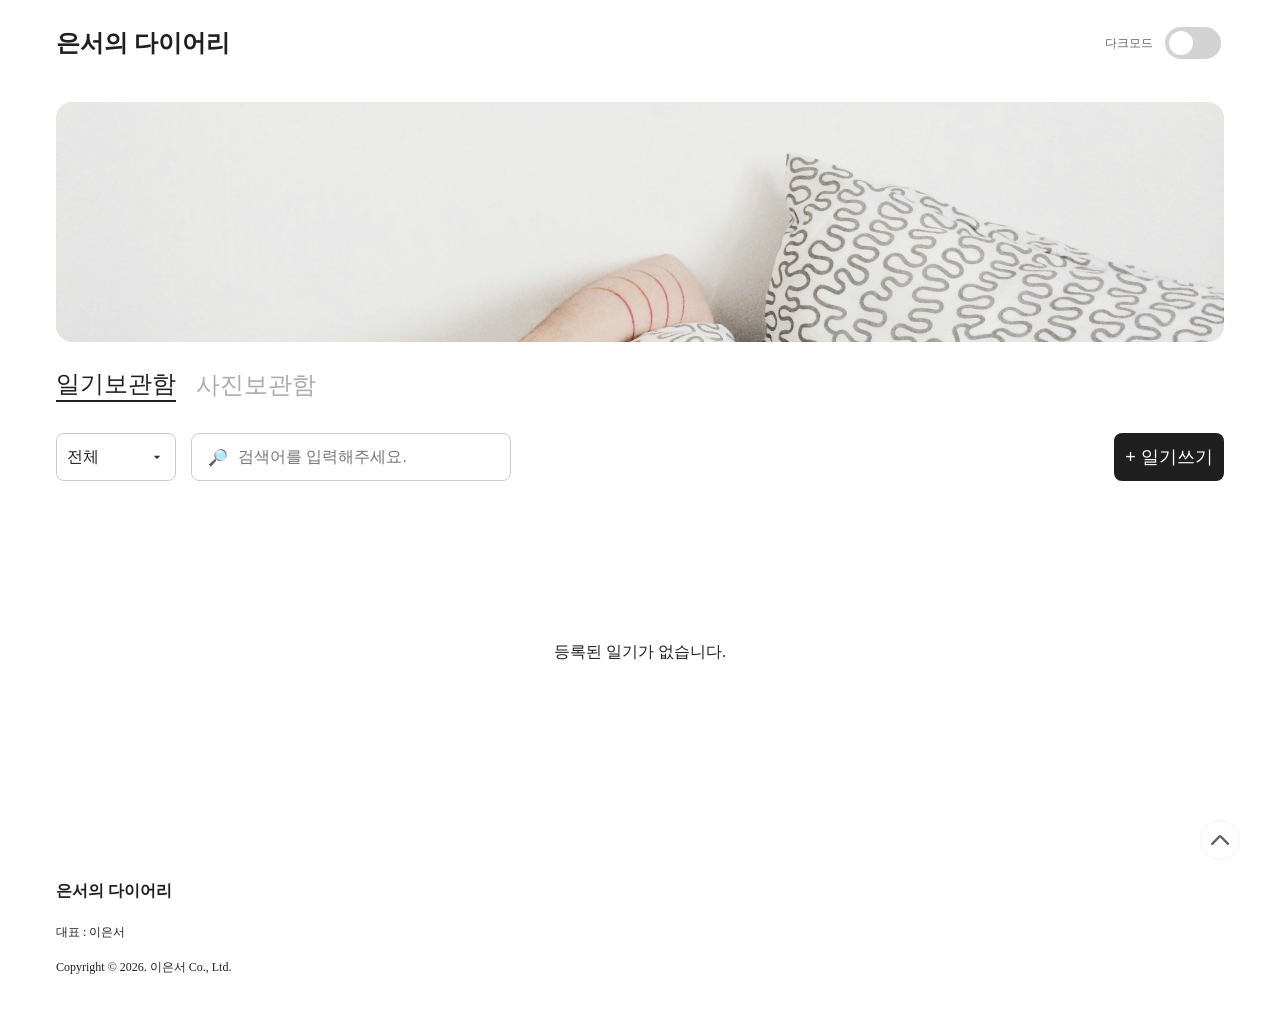
<file: index.html>
<!DOCTYPE html>
<html lang="ko">
<head>
    <meta charset="UTF-8">
    <meta name="viewport" content="width=device-width, initial-scale=1.0">
    <title>은서의 다이어리</title>

    <link rel="stylesheet" href="./index-style.css">
    <script src="./index-script.js" defer></script>
    <link rel="preconnect" href="https://fonts.googleapis.com">
    <link rel="preconnect" href="https://fonts.gstatic.com" crossorigin>
    <link href="https://fonts.googleapis.com/css2?family=Nanum+Gothic:wght@400;700;800&display=swap" rel="stylesheet">
</head>

<body>
<div class="container">
    <header class="main-header">
        <div class="main-header-top">
            <h2>
                <a href="./index.html">은서의 다이어리</a>
            </h2>
            <label class="dark-mode-area main-dark-mode-area">
                다크모드
                <input type="checkbox" class="dark-toggle main-dark-toggle">
            </label>
        </div>
        <img src="img/banner.jpg" alt="다이어리 배너">
    </header>

    <main>
        <section class="diary-section">
            <nav class="diary-banner" aria-label="보관함 메뉴">
                <p id="diary-album">일기보관함</p>
                <p id="photo-album">사진보관함</p>
            </nav>

            <div class="diary-header">
                <div class="filter-area">
                    <div class="emotion-dropdown">
                        <!-- 드롭다운 열기/닫기 -->
                        <input
                                type="checkbox"
                                id="emotion-dropdown-toggle"
                                class="emotion-dropdown-toggle"
                        >

                        <!-- 현재 선택값 -->
                        <label
                                for="emotion-dropdown-toggle"
                                id="emotion-dropdown-title"
                                class="emotion-dropdown-title"
                        >
                            <span id="selected-emotion-text">전체</span>
                            <img class="dropdown-arrow" src="./img/down_fill_light_m.svg" alt="">
                        </label>

                        <!-- 드롭다운 목록 -->
                        <ul class="emotion-dropdown-list">
                            <li>
                                <input
                                        type="radio"
                                        name="emotion-filter"
                                        id="emotion-all"
                                        value="all"
                                        checked
                                >
                                <label for="emotion-all">
                                    <span>전체</span>
                                    <img class="check-icon" src="./img/check_outline_light_xs.svg" alt="">
                                </label>
                            </li>

                            <li>
                                <input
                                        type="radio"
                                        name="emotion-filter"
                                        id="emotion-happy"
                                        value="happy"
                                >
                                <label for="emotion-happy">
                                    <span>행복해요</span>
                                    <img class="check-icon" src="./img/check_outline_light_xs.svg" alt="">
                                </label>
                            </li>

                            <li>
                                <input
                                        type="radio"
                                        name="emotion-filter"
                                        id="emotion-sad"
                                        value="sad"
                                >
                                <label for="emotion-sad">
                                    <span>슬퍼요</span>
                                    <img class="check-icon" src="./img/check_outline_light_xs.svg" alt="">
                                </label>
                            </li>

                            <li>
                                <input
                                        type="radio"
                                        name="emotion-filter"
                                        id="emotion-surprised"
                                        value="surprised"
                                >
                                <label for="emotion-surprised">
                                    <span>놀랐어요</span>
                                    <img class="check-icon" src="./img/check_outline_light_xs.svg" alt="">
                                </label>
                            </li>

                            <li>
                                <input
                                        type="radio"
                                        name="emotion-filter"
                                        id="emotion-angry"
                                        value="angry"
                                >
                                <label for="emotion-angry">
                                    <span>화나요</span>
                                    <img class="check-icon" src="./img/check_outline_light_xs.svg" alt="">
                                </label>
                            </li>

                            <li>
                                <input
                                        type="radio"
                                        name="emotion-filter"
                                        id="emotion-etc"
                                        value="etc"
                                >
                                <label for="emotion-etc">
                                    <span>기타</span>
                                    <img class="check-icon" src="./img/check_outline_light_xs.svg" alt="">
                                </label>
                            </li>
                        </ul>
                    </div>

                    <div class="filter-search-area">
                        <span aria-hidden="true">🔎</span>

                        <input
                                type="search"
                                id="search-input"
                                placeholder="검색어를 입력해주세요."
                                aria-label="일기 검색"
                        >
                    </div>

                    <div class="diary-navigator">
                        <button
                                type="button"
                                id="open-diary-modal-button"
                                class="tab"
                        >
                            + 일기쓰기
                        </button>
                    </div>
                </div>
            </div>

            <!-- 다이어리 목록 -->
            <div id="diary-list-area" class="diary-list"></div>
            <!-- 페이지네이션 -->
            <div id="pagination" class="pagination">
                <button id="pagination-prev-button" class="pagination-arrow pagination-prev" type="button">
                    <img id="pagination-prev-image" src="./img/rightdisabled_outline_light_m.svg" alt="">
                </button>

                <span id="pagination-number-area" class="pagination-number-area"></span>

                <button id="pagination-next-button" class="pagination-arrow pagination-next" type="button">
                    <img id="pagination-next-image" src="./img/rightdisabled_outline_light_m.svg" alt="">
                </button>
            </div>
        </section>

        <!-- 상단 이동 버튼 -->
        <button
                type="button"
                id="scroll-top-button"
                class="scroll-top-button"
                aria-label="맨 위로 이동"
        >
            <img
                    src="./img/up_outline_light_xl.svg"
                    width="40"
                    height="40"
                    alt=""
            >
        </button>
    </main>
</div>

<footer class="site-footer">
    <div class="site-footer-inner">
        <strong>은서의 다이어리</strong>
        <p>대표 : 이은서</p>
        <p>Copyright © 2026. 이은서 Co., Ltd.</p>
    </div>
</footer>

<!-- 일기 작성 모달 -->
<div
        id="diary-modal"
        class="form-grid"
        role="dialog"
        aria-modal="true"
        aria-labelledby="diary-modal-title"
        aria-hidden="true"
>
    <div class="form-panel">
        <form id="diary-form">
            <div class="form-fields">
                <div class="field">
                    <div class="modal-title">
                        <h3 id="diary-modal-title">일기 쓰기</h3>
                            <div class="dark-mode-area">
                                다크모드
                                <input type="checkbox" class="dark-toggle"/>
                            </div>
                    </div>
                    <label>오늘 기분은 어땠나요?</label>

                    <div class="mood-group">
                        <label class="mood-option">
                            <input
                                    type="radio"
                                    name="mood"
                                    value="행복"
                                    checked
                            >
                            행복해요
                        </label>

                        <label class="mood-option">
                            <input
                                    type="radio"
                                    name="mood"
                                    value="슬픔"
                            >
                            슬퍼요
                        </label>

                        <label class="mood-option">
                            <input
                                    type="radio"
                                    name="mood"
                                    value="놀램"
                            >
                            놀랐어요
                        </label>

                        <label class="mood-option">
                            <input
                                    type="radio"
                                    name="mood"
                                    value="화남"
                            >
                            화가나요
                        </label>

                        <label class="mood-option">
                            <input
                                    type="radio"
                                    name="mood"
                                    value="기타"
                            >
                            기타
                        </label>
                    </div>
                </div>

                <div class="field">
                    <label for="title-input">제목</label>

                    <input
                            id="title-input"
                            type="text"
                            placeholder="제목을 입력해 주세요."
                            required
                    >
                </div>

                <div class="field">
                    <label for="content-input">내용</label>

                    <textarea
                            id="content-input"
                            placeholder="내용을 입력해 주세요."
                            required
                    ></textarea>
                </div>
                <div class="btn">
                    <button
                            class="close-btn"
                            onclick="closeDiaryModal()"
                            type="button"
                    >
                        닫기
                    </button>
                        <button
                                class="form-btn"
                                id="submit-diary-button"
                                type="submit"
                        >
                            일기 등록하기
                        </button>
                </div>


            </div>
        </form>
    </div>

    <!-- 등록 완료 모달 -->
    <div id="success-diary-modal" class="success-modal">
        <div class="nesting-modal">
            <div class="nesting-modal-title">
                일기 등록 완료
            </div>
            <p>등록이 완료되었습니다.</p>
            <button id="close-submit-diary-button" type="button">
                확인
            </button>
        </div>
    </div>
</div>
</body>
</html>
</file>
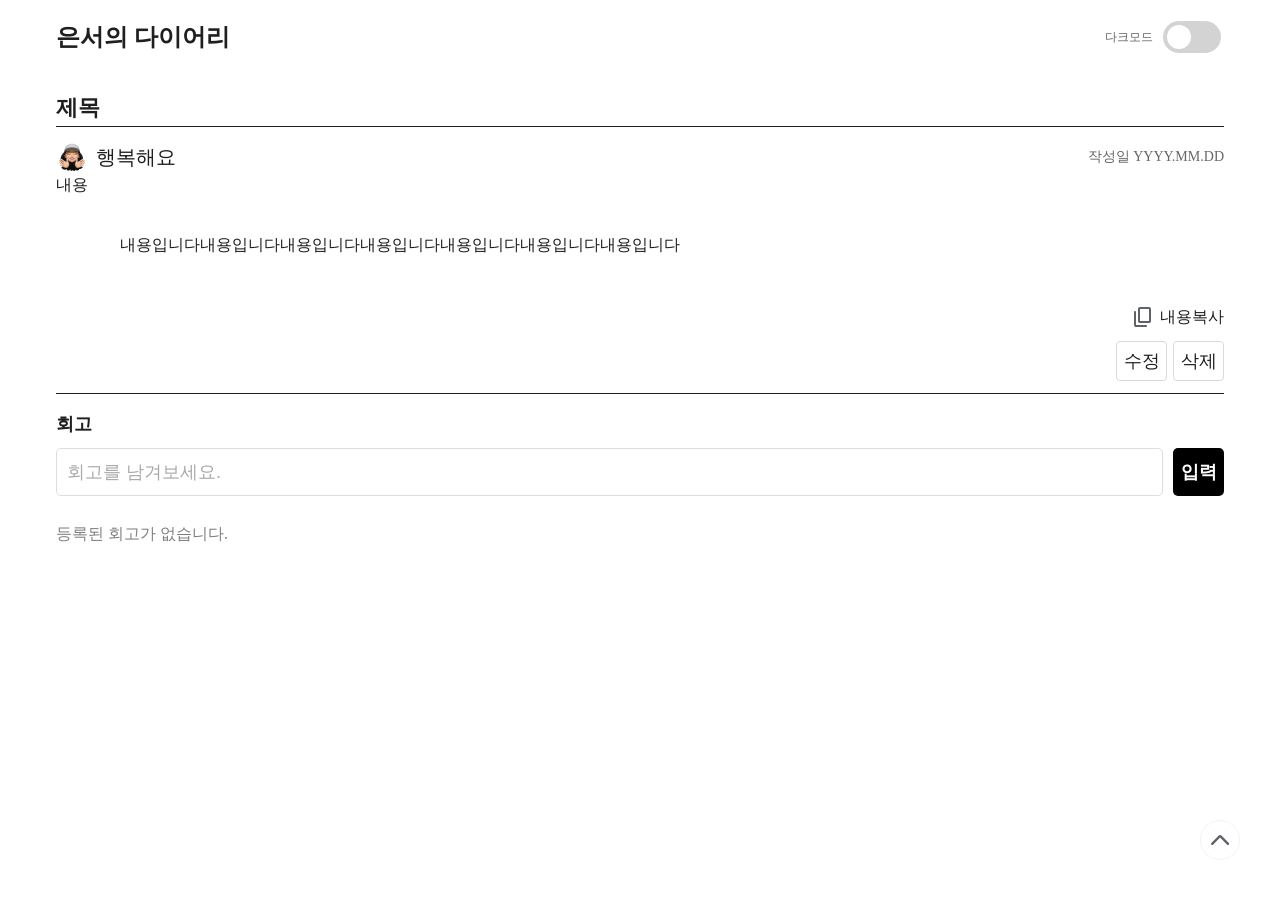
<file: diary-detail.html>
<!DOCTYPE html>
<html lang="ko">
<head>
    <meta charset="UTF-8">
    <meta name="viewport" content="width=device-width, initial-scale=1.0">
    <title>상세보기</title>
    <link rel="stylesheet" href="./detail-style.css">
    <script src="./detail-script.js" defer></script>
    <link rel="preconnect" href="https://fonts.googleapis.com">
    <link rel="preconnect" href="https://fonts.gstatic.com" crossorigin>
    <link href="https://fonts.googleapis.com/css2?family=Nanum+Gothic:wght@400;700;800&display=swap" rel="stylesheet">
</head>
<body>
    <main class="container">
        <header class="main-header">
            <h2>
                <a href="./index.html">은서의 다이어리</a>
            </h2>
            <label class="dark-mode-area">
                다크모드
                <input type="checkbox" class="dark-toggle">
            </label>
        </header>
        <section class="diary-dtail-area">
            <div id="diary-view-area">
            <!-- 타이틀 -->
            <div class="diary-detail-title">
                <div class="diary-title">제목</div>
            </div>
            <hr>
            <!-- 감정상태 -->
            <div class="emotion-state">
                <div class="mood-img"><img src="./img/happy.png" alt=""></div>
                <div class="mood-class">행복해요</div>
                <div class="diary-date">작성일 YYYY.MM.DD</div>
            </div>
            <span>내용</span>
            <div class="diary-content">
                내용입니다내용입니다내용입니다내용입니다내용입니다내용입니다내용입니다
            </div>
            <!-- 오른쪽 하단에 내용복사 -->
            <div class="action-area">
                <div class="content-copy">
                    <img class="content-copy-img" src="./img/copy_outline_light_m.svg" alt="">
                    내용복사
                </div>
                <div class="diary-detail-btn-area">
                    <button class="diary-detail-btn" id="diary-edit-btn" type="button">수정</button>
                    <button class="diary-detail-btn" id="diary-delete-btn">삭제</button>
                </div>
            </div>

            <hr>
            </div>

            <form id="diary-edit-form" class="diary-edit-form" hidden>
                <fieldset class="edit-mood-fieldset">
                    <legend>오늘 기분은 어땠나요?</legend>
                    <div class="edit-mood-group">
                        <label><input type="radio" name="edit-mood" value="행복"> 행복해요</label>
                        <label><input type="radio" name="edit-mood" value="슬픔"> 슬퍼요</label>
                        <label><input type="radio" name="edit-mood" value="놀램"> 놀랐어요</label>
                        <label><input type="radio" name="edit-mood" value="화남"> 화나요</label>
                        <label><input type="radio" name="edit-mood" value="기타"> 기타</label>
                    </div>
                </fieldset>

                <div class="edit-field">
                    <label for="edit-title-input">제목</label>
                    <input id="edit-title-input" type="text" required>
                </div>

                <div class="edit-field">
                    <label for="edit-content-input">내용</label>
                    <textarea id="edit-content-input" required></textarea>
                </div>

                <div class="edit-button-area">
                    <button id="cancel-edit-button" class="cancel-edit-button" type="button">취소</button>
                    <button class="submit-edit-button" type="submit">수정 하기</button>
                </div>
                <hr>
            </form>

            <p class="comment-title-area">회고</p>
            <div class="comment-area">
                <form id="comment-form" class="comment-area">
                    <input
                        id="comment-input"
                        type="text"
                        placeholder="회고를 남겨보세요."
                        required
                    >
                    <button
                        class="comment-btn"
                        id="comment-button"
                        type="submit"
                    >
                        입력
                    </button>
                </form>

            </div>
            <div class="comment-list" style="text-align: center; color:gray"> 등록된 회고가 없습니다. </div>
        </section>
    </main>
<!-- 토스트-->
    <div>
        <div class="copy-toast">
            내용이 복사되었습니다.
        </div>
        <!-- 모달 -->
        <div id="delete-modal" class="delete-modal">
            <div class="delete-modal-content">

                <div class="delete-modal-text-area">
                    <h3>일기 삭제</h3>
                    <p>일기를 삭제하시겠어요?</p>
                </div>

                <div class="delete-modal-button-area">
                    <button
                            type="button"
                            id="cancel-delete-button"
                    >
                        취소
                    </button>

                    <button
                            type="button"
                            id="confirm-delete-button"
                    >
                        삭제
                    </button>
                </div>

            </div>
        </div>
        <!-- 상단 이동 버튼 -->
        <button type="button" id="scroll-top-button" class="scroll-top-button" aria-label="맨 위로 이동">
            <img src="./img/up_outline_light_xl.svg" width="40" height="40" alt="">
        </button>
    </div>
</body>
</html>
</file>
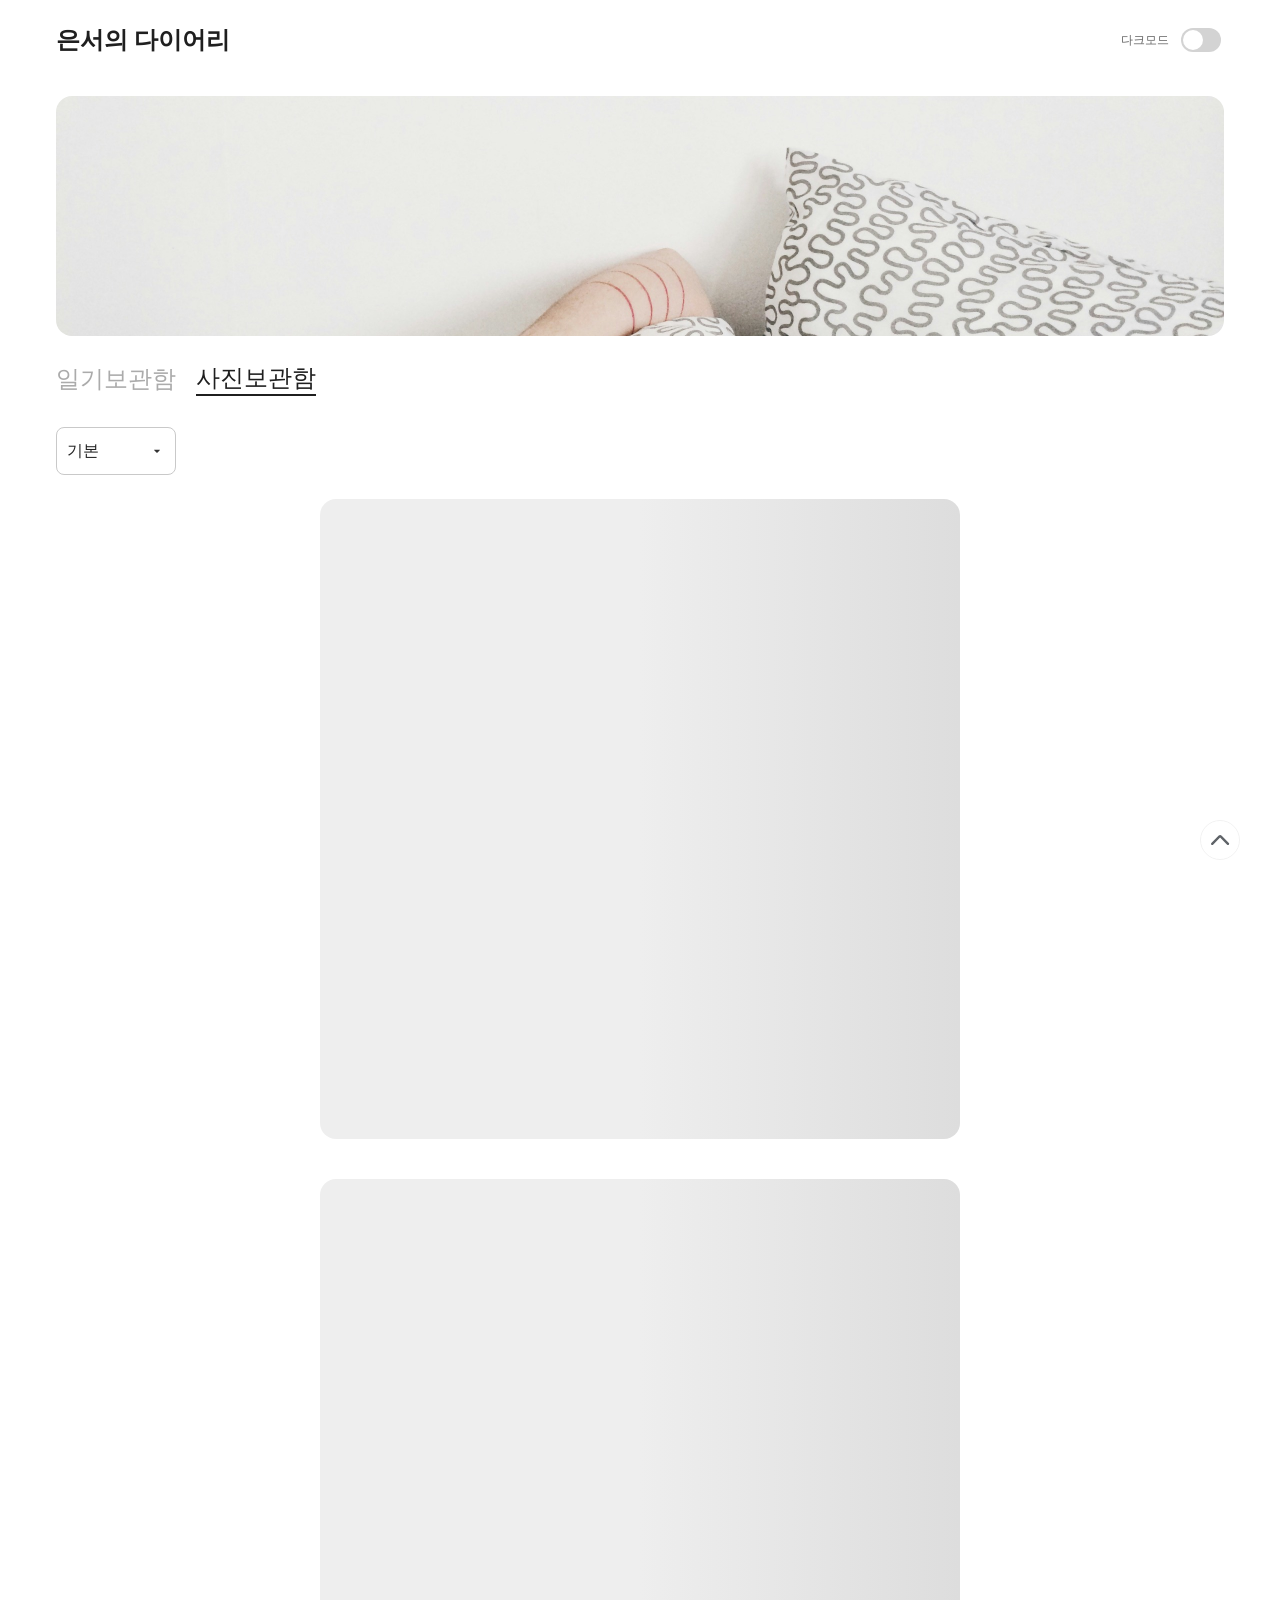
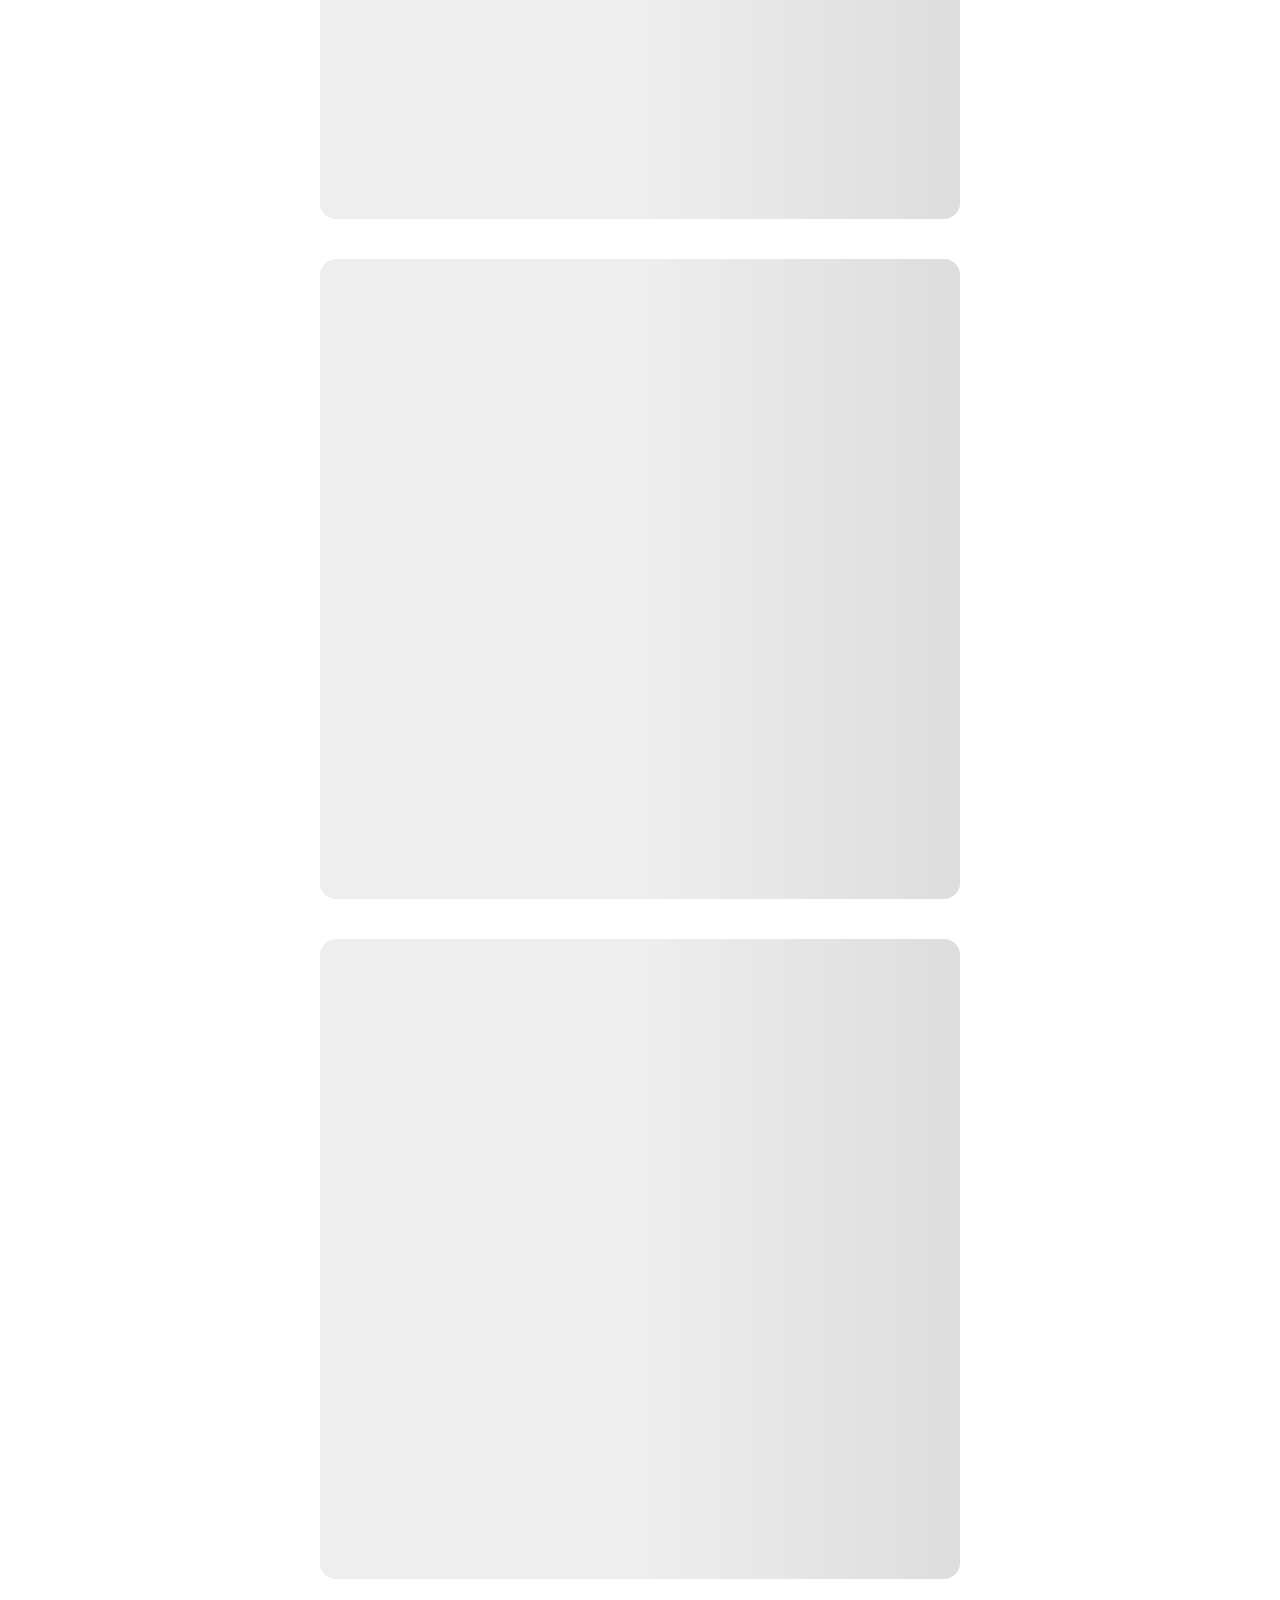
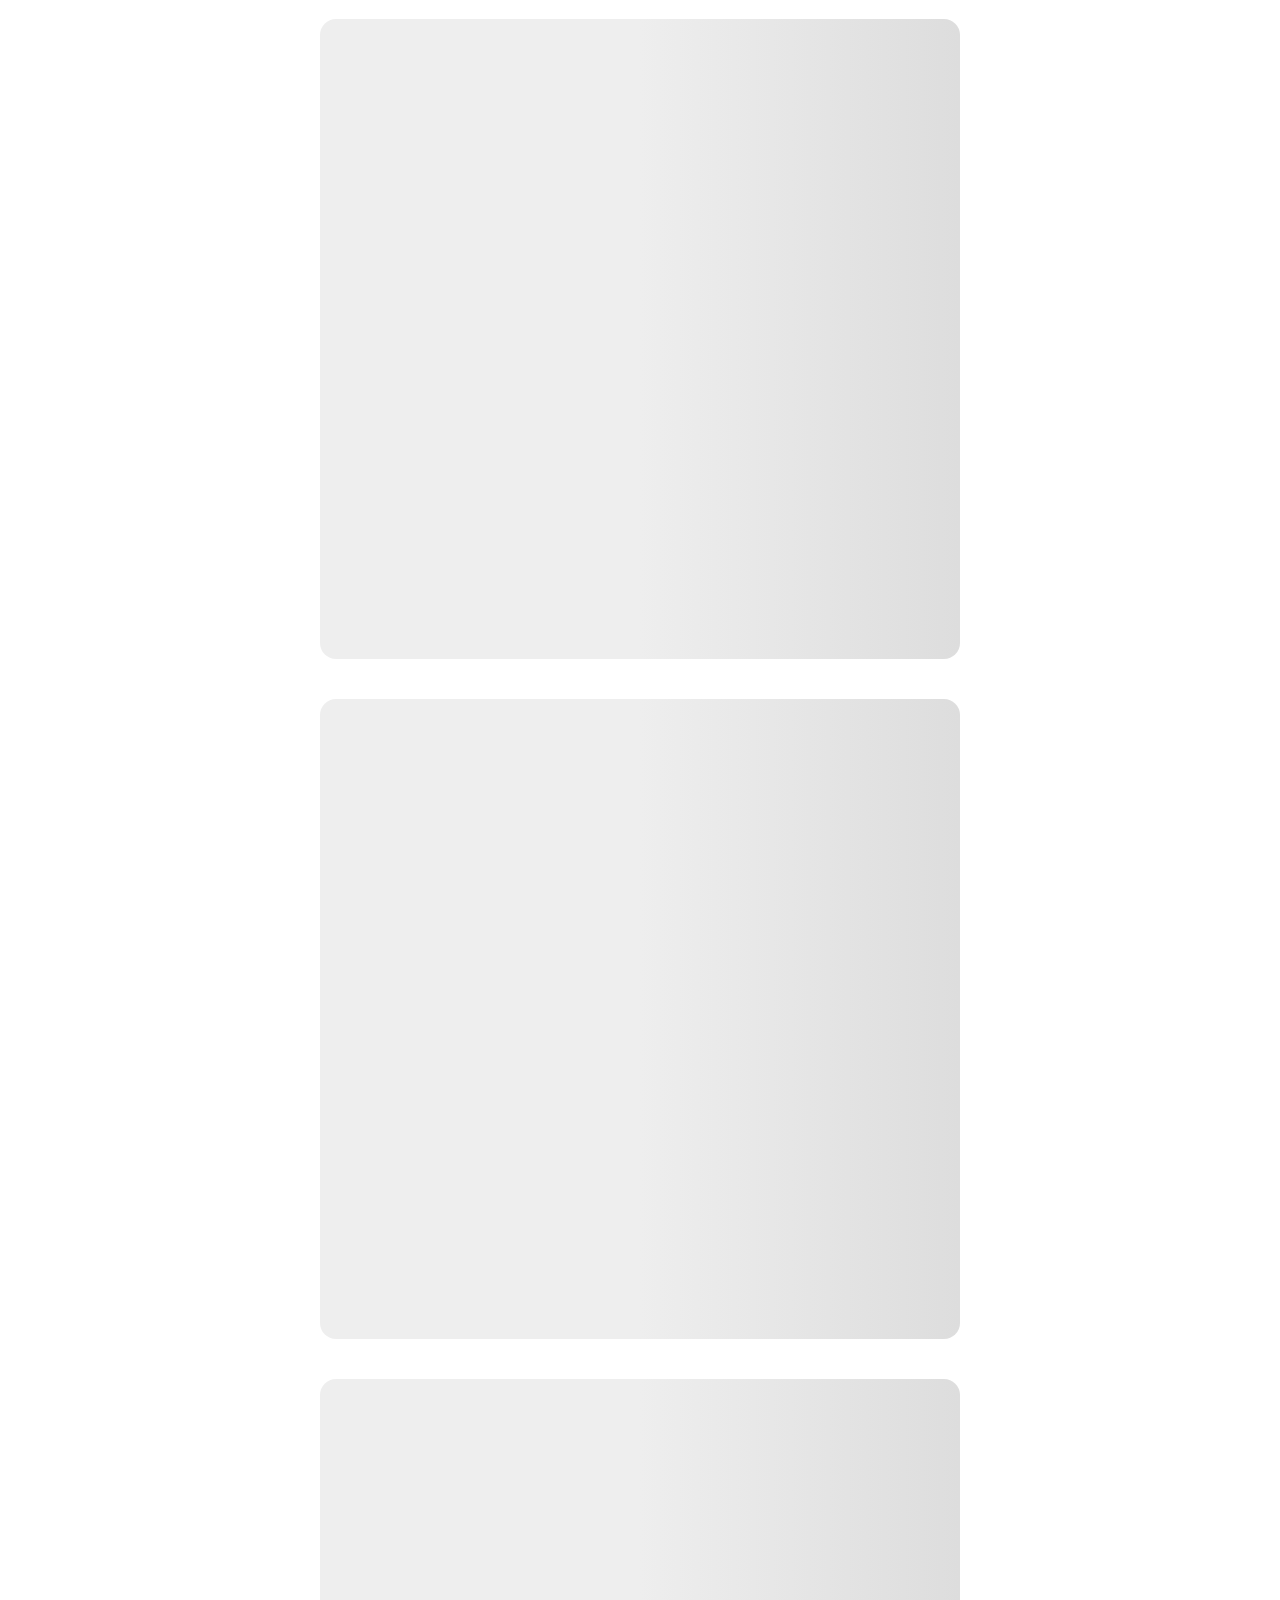
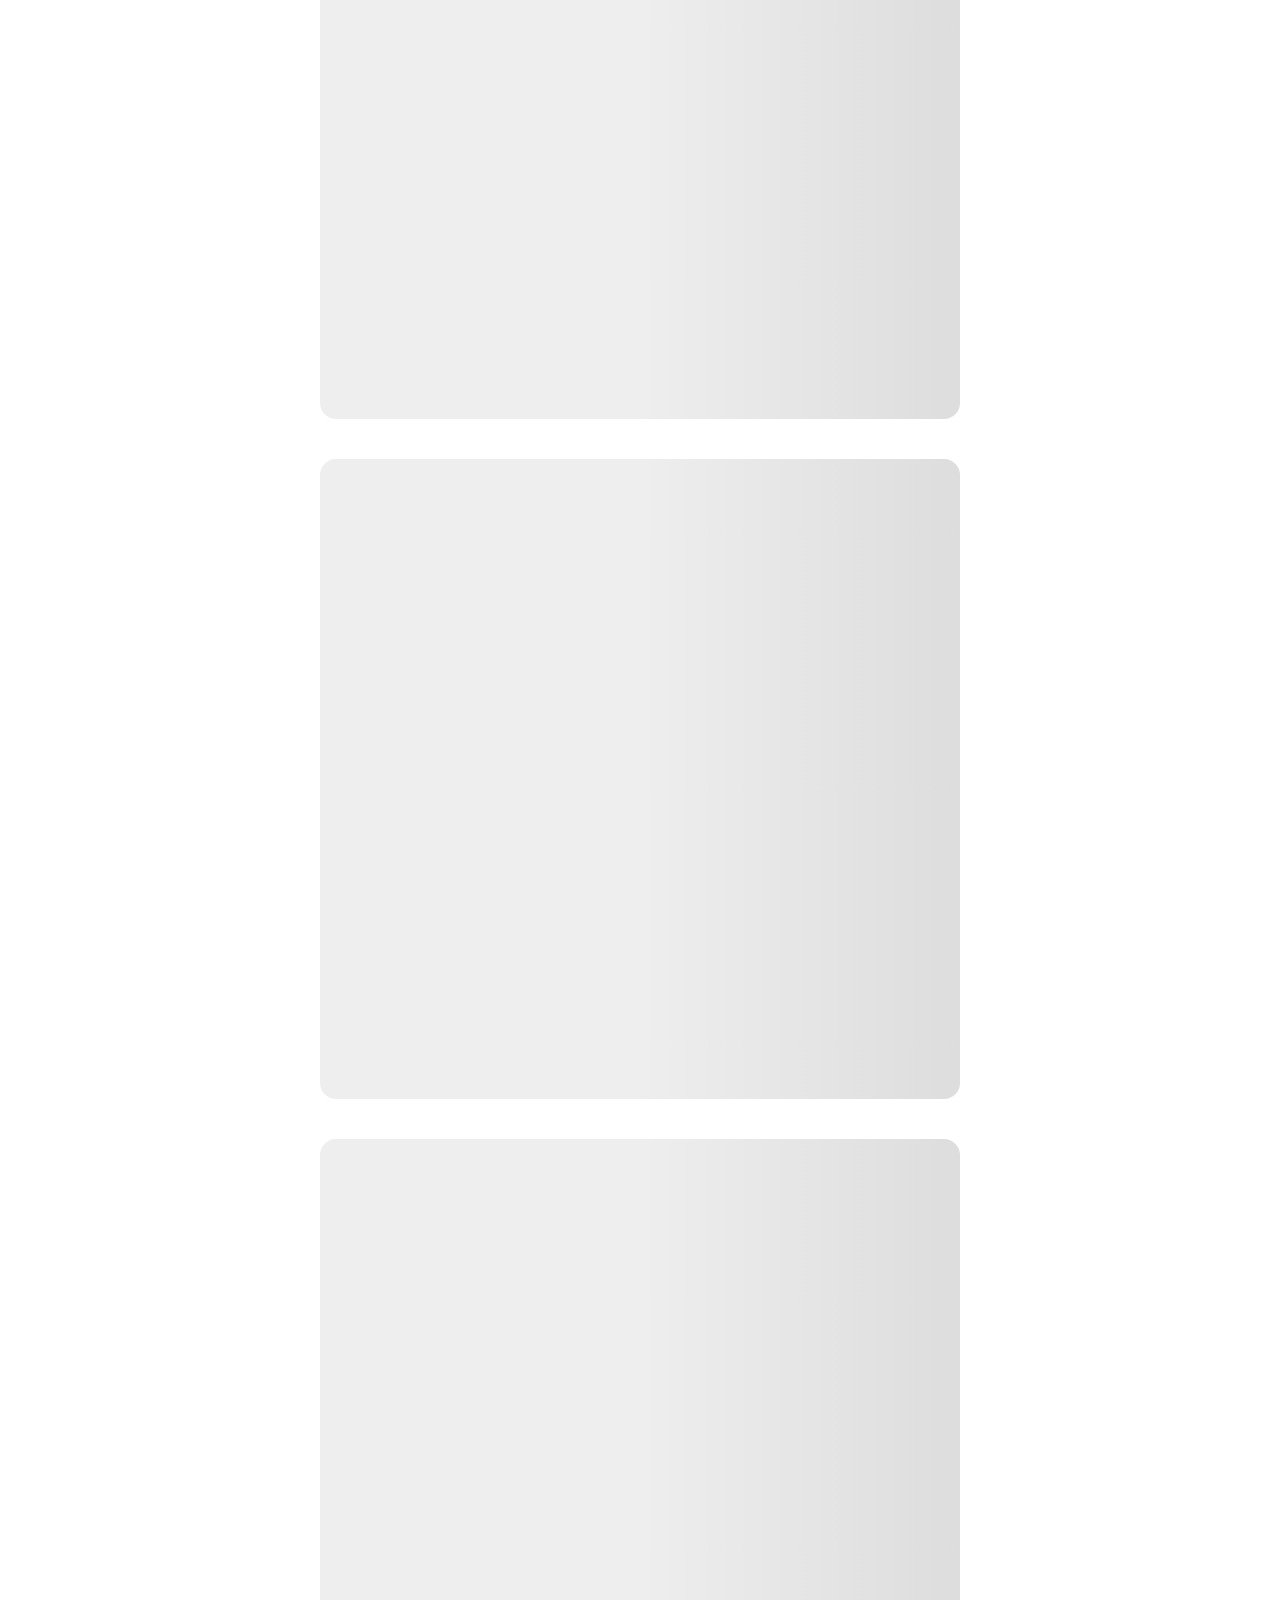
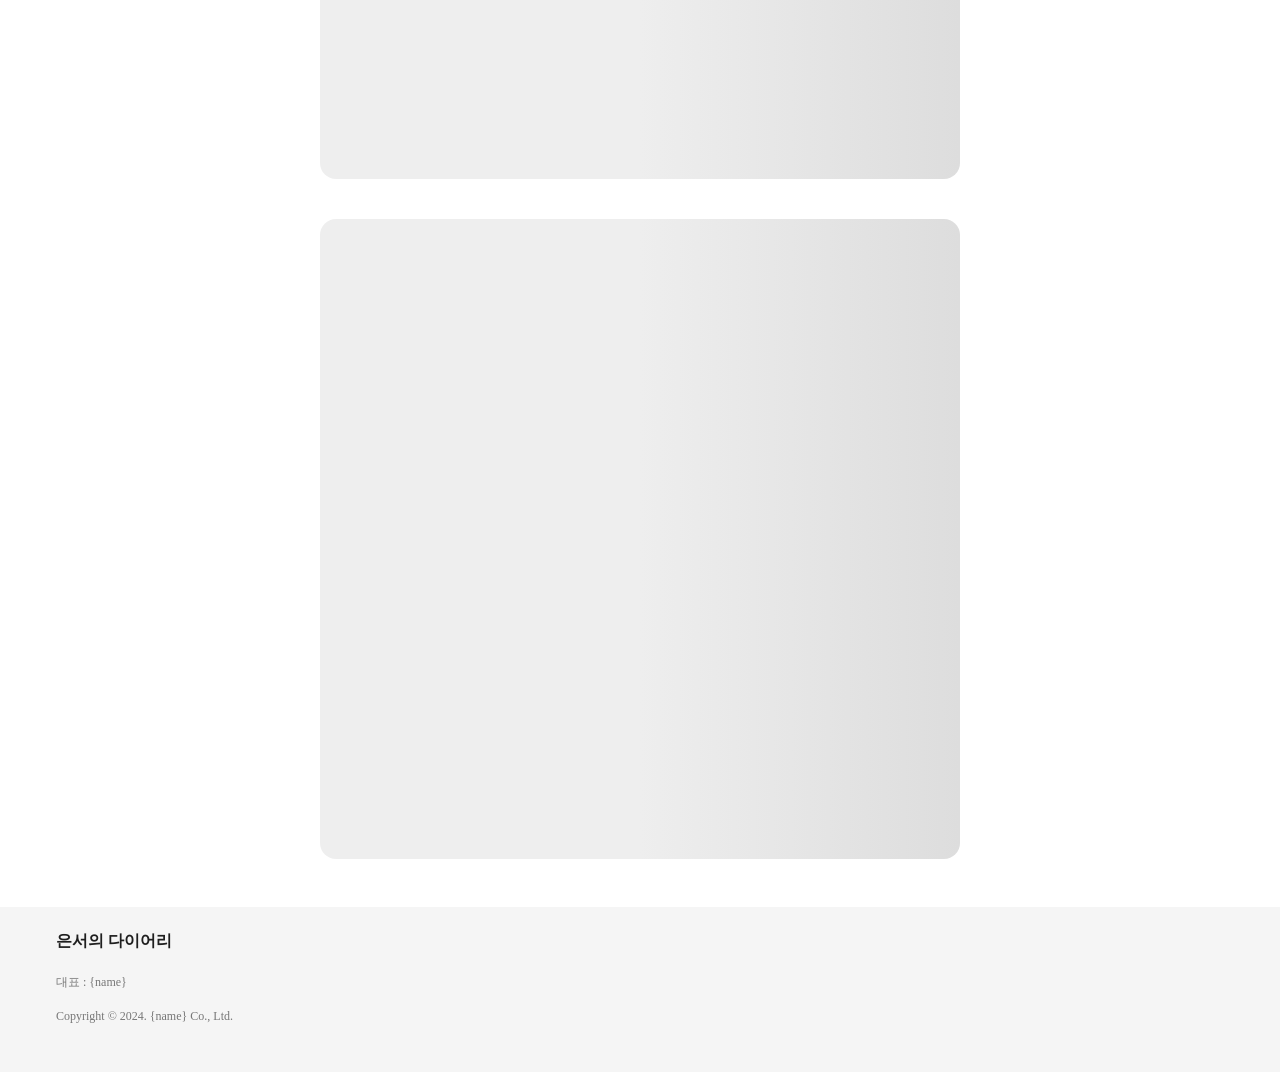
<file: photo.html>
<!DOCTYPE html>
<html lang="ko">
<head>
  <meta charset="UTF-8">
  <meta name="viewport" content="width=device-width, initial-scale=1.0">
  <title>사진보관함</title>
  <link rel="stylesheet" href="./photo-style.css">
  <script src="photo-script.js" defer></script>
  <link rel="preconnect" href="https://fonts.googleapis.com">
  <link rel="preconnect" href="https://fonts.gstatic.com" crossorigin>
  <link href="https://fonts.googleapis.com/css2?family=Nanum+Gothic:wght@400;700;800&display=swap" rel="stylesheet">
</head>
<body>
<div class="container">
  <header class="main-header">
    <div class="main-header-top">
      <h2>
        <a href="./index.html">은서의 다이어리</a>
      </h2>
      <label class="dark-mode-area">
        다크모드
        <input type="checkbox" class="dark-toggle">
      </label>
    </div>
    <img src="img/banner.jpg" alt="다이어리 배너">
  </header>

    <main>
      <section class="diary-section">
        <nav class="diary-banner" aria-label="보관함 메뉴">
          <p id="diary-album">일기보관함</p>
          <p id="photo-album">사진보관함</p>
        </nav>
      </section>
      <section class="album-section">
        <div class="photo-filter" aria-label="사진 필터">
          <input
                  type="checkbox"
                  id="photo-filter-toggle"
                  class="photo-filter-toggle"
          >

          <label for="photo-filter-toggle" class="photo-filter-title">
            <span id="selected-photo-filter-text">기본</span>
            <img class="dropdown-arrow" src="./img/down_fill_light_m.svg" alt="">
          </label>

          <ul class="photo-filter-list">
            <li>
              <input type="radio" name="photo-filter" id="photo-default" value="default" checked>
              <label for="photo-default">
                <span>기본</span>
                <img class="check-icon" src="./img/check_outline_light_xs.svg" alt="">
              </label>
            </li>
            <li>
              <input type="radio" name="photo-filter" id="photo-width" value="width">
              <label for="photo-width">
                <span>가로형</span>
                <img class="check-icon" src="./img/check_outline_light_xs.svg" alt="">
              </label>
            </li>
            <li>
              <input type="radio" name="photo-filter" id="photo-height" value="height">
              <label for="photo-height">
                <span>세로형</span>
                <img class="check-icon" src="./img/check_outline_light_xs.svg" alt="">
              </label>
            </li>
          </ul>
        </div>
        <div class="photos-container" id="photo-container">
            <!-- 사진이 렌더링 되는곳 -->
        </div>
      </section>
    </main>
</div>
<footer class="site-footer">
  <div class="site-footer-inner">
    <strong>은서의 다이어리</strong>
    <p>대표 : {name}</p>
    <p>Copyright © 2024. {name} Co., Ltd.</p>
  </div>
</footer>
<!-- 상단 이동 버튼 -->
<div>
  <button type="button" id="scroll-top-button" class="scroll-top-button" aria-label="맨 위로 이동">
    <img src="./img/up_outline_light_xl.svg" width="40" height="40" alt="">
  </button>
</div>
</body>
</html>
</file>
<file: index-style.css>
:root {
    --bg: #ffffff;
    --panel: #ffffff;
    --text: #1f1f1f;
    --subtext: #666;
    --line: #e7dfd6;
    --shadow: 0 12px 30px rgba(0, 0, 0, 0.06);

    --happy: #fff4c7;
    --sad: #dff2ff;
    --blue: #d9f0ff;
    --purple: #eadcff;
    --gray: #eef0f3;
    --pink: #ffe1e8;

    --button: #1f1f1f;
    --white: #ffffff;

    --dropdowntext:#299c00;
    --dropdownbg:#D3F3E0;

    --white-input:#ffffff;
    --footer-bg: #f5f5f5;
    --footer-text: #777777;
}

body.dark-mode {
    --bg: #1b1b1b;
    --panel: #1b1b1b;
    --text: #f5f5f5;
    --subtext: #a7a7a7;
    --line: #444444;
    --button: #f5f5f5;
    --white: #1b1b1b;
    --white-input: #000000;
}

/* 전체 요소 기본 설정 */
* {
    box-sizing: border-box;
}

html {
    -webkit-text-size-adjust: 100%;
    text-size-adjust: 100%;
    scroll-behavior: smooth;
}

body {
    margin: 0;
    min-width: 360px;

    background-color: var(--bg);
    color: var(--text);

    transition: background-color 0.25s ease, color 0.25s ease;
}

/*
    PC 화면 기준
    전체 화면 191.25rem;
    컨테이너 1168px
    좌우 여백 각각 376px

    (191.25rem; - 1168px) / 2 = 376px
*/
.container {
    width: 1168px;
    max-width: calc(100% - 40px);

    margin: 0 auto;
}

/* =========================
   상단 제목
========================= */

.main-header {
    padding: 24px 0 10px;
}
.main-header-top {
    display: flex;
    align-items: center;
    justify-content: space-between;

    margin-bottom: 40px;
}
.main-header img {
    width:100%;
    height:240px;

    border-radius:16px;

    object-fit: cover;
    display: block;
}

.main-header h2 {
    margin: 0;

    font-size: 1.5rem;
}
.main-dark-mode-area {
    gap: 8px;
    color: var(--subtext);
    cursor: pointer;
}
.main-header a{
    text-decoration: none;
    color: var(--text);
}
.main-header a:hover{
    cursor: pointer;
}
/* =========================
   상단 보관함 메뉴
========================= */

.diary-banner {
    display: flex;
    align-items: center;

    gap: 1.25rem;
}

.diary-banner p {
    margin: 16px 0;
    color: #ABABAB;
    white-space: nowrap;
    cursor: pointer;
    font-size:24px;
}
#diary-album{
    color: var(--text);
    border-bottom: 2px solid var(--text);
}

/* =========================
   필터 및 검색 영역
========================= */

.diary-header {
    position: sticky;
    top: 0;
    z-index: 100;

    padding: 15px 0;

    background-color: var(--white);
    -webkit-backdrop-filter: blur(30px);
    backdrop-filter: blur(30px);
}

.filter-area {
    display: flex;
    align-items: center;

    gap: 15px;
}

/* 감정 필터 */

.emotion-dropdown {
    position: relative;

    width: 120px;
    flex: 0 0 120px;
}

/* 실제 체크박스 숨기기 */
.emotion-dropdown-toggle {
    display: none;
}

/* 드롭다운 제목 */
.emotion-dropdown-title {
    width: 120px;
    height: 48px;

    display: flex;
    align-items: center;
    justify-content: space-between;

    gap: 10px;
    padding: 12px 10px;

    border: 1px solid #c9c9c9;
    border-radius: 8px;

    background-color: var(--white);
    color: #222222;

    font-size: 16px;
    font-weight: 500;

    cursor: pointer;
}

/* 아래 방향 화살표 */
.dropdown-arrow {
    width: 16px;
    height: 16px;

    transition: transform 0.2s ease;
}

/* 드롭다운이 열리면 화살표 회전 */
.emotion-dropdown-toggle:checked
+ .emotion-dropdown-title
.dropdown-arrow {
    transform: rotate(180deg);
}

/* 드롭다운 목록 */
.emotion-dropdown-list {
    position: absolute;
    top: calc(100% + 8px);
    left: 0;
    z-index: 200;

    display: none;

    width: 120px;

    margin: 0;
    padding: 0;

    border: 1px solid #d0d0d0;
    border-radius: 8px;

    background-color: var(--white);
    box-shadow: 0 4px 12px rgba(0, 0, 0, 0.15);

    list-style: none;
    overflow: hidden;
}

/* 체크박스 선택 시 목록 열기 */
.emotion-dropdown-toggle:checked
~ .emotion-dropdown-list {
    display: block;
}

/* 실제 라디오 버튼 숨기기 */
.emotion-dropdown-list input {
    display: none;
}

/* 각 선택 항목 */
.emotion-dropdown-list label {
    width: 100%;
    height: 48px;

    display: flex;
    align-items: center;
    justify-content: space-between;

    padding: 0 16px;

    background-color: var(--white);
    color: var(--subtext);

    font-size: 18px;

    cursor: pointer;
}

/* 마우스를 올린 항목 */
.emotion-dropdown-list label:hover {
    background-color: #f4fbf2;
}

/* 체크 아이콘은 기본적으로 숨김 */
.check-icon {
    display: none;

    width: 18px;
    height: 18px;

    flex-shrink: 0;
}

/* 선택된 항목 */
.emotion-dropdown-list input:checked + label {
    width: 100%;
    height: 48px;

    display: flex;
    align-items: center;
    justify-content: space-between;

    gap: 10px;
    padding: 0 16px;

    background-color: var(--white);
    color: var(--subtext);

    font-size: 16px;

    cursor: pointer;
}

/* 선택된 항목의 체크 표시 */
.emotion-dropdown-list input:checked
+ label
.check-icon {
    display: inline;
}

/* 검색창 전체 */
.filter-search-area {
    width: 320px;
    min-width: 320px;
    height: 48px;

    flex: 0 0 320px;

    display: flex;
    align-items: center;

    gap: 8px;
    padding: 12px 16px;

    border: 1px solid #ccc;
    border-radius: 8px;

    background-color: var(--white);
}

.filter-search-area p {
    margin: 0;

    flex-shrink: 0;
}

/* 검색어 입력창 */
.filter-search-area input {
    width: 100%;
    min-width: 0;
    height: 100%;

    border: none;
    outline: none;

    background-color: transparent;

    font-size: 16px;
}
.filter-search-area input::-webkit-search-cancel-button {
    cursor: pointer;
}
/* 일기 쓰기 버튼 영역 */
.diary-navigator {
    margin-left: auto;

    flex-shrink: 0;
}

.diary-navigator button {
    width: 110px;
    height: 48px;

    display: inline-flex;
    align-items: center;
    justify-content: center;

    padding: 8px 10px;

    border: none;
    border-radius: 8px;
    font-size:18px;

    background-color: var(--button);
    color: var(--white);

    text-decoration: none;
    white-space: nowrap;
}
#open-diary-modal-button{
    border: none;
}

/* =========================
   일기 목록
========================= */

/*
    카드 너비: 274px
    카드 사이 간격: 24px

    274 × 4 + 24 × 3 = 1168px
*/
.diary-list {
    display: grid;
    grid-template-columns: repeat(4, 274px);

    column-gap: 24px;
    row-gap: 24px;

    padding: 30px 0;
}

/* 등록된 일기가 없을 때 */
.diary-default-text {
    grid-column: 1 / -1;

    padding: 100px 0;

    text-align: center;
}
/* =========================
   페이지네이션
========================= */

.pagination {
    width: 100%;

    display: none;
    align-items: center;
    justify-content: center;

    gap: 8px;
    padding: 8px 0 48px;
}

/* 페이지 번호가 출력되는 영역 */
.pagination-number-area {
    display: flex;
    align-items: center;
    justify-content: center;

    gap: 8px;
}

/* 페이지 번호 버튼 */
.pagination-number {
    width: 32px;
    height: 32px;

    display: inline-flex;
    align-items: center;
    justify-content: center;

    padding: 0;

    border: none;
    border-radius: 8px;

    background-color: transparent;
    color: #777777;

    font-size: 14px;

    cursor: pointer;
}

/* 페이지 번호에 마우스를 올렸을 때 */
.pagination-number:hover {
    background-color: #eeeeee;
    color: var(--text);
}

/* 현재 선택된 페이지 */
.pagination-number.active {
    background-color: #eeeeee;
    color: var(--text);

    font-weight: bold;
}

/* 이전, 다음 버튼 */
.pagination-arrow {
    width: 32px;
    height: 32px;

    display: inline-flex;
    align-items: center;
    justify-content: center;

    padding: 0;

    border: none;
    border-radius: 8px;

    background-color: transparent;

    cursor: pointer;
}

/* 이전, 다음 이미지 */
.pagination-arrow img {
    width: 20px;
    height: 20px;

    display: block;
}

/* 오른쪽 화살표를 회전해서 왼쪽 화살표로 사용 */
.pagination-next img {
    transform: rotate(180deg);
}

/* 비활성화 버튼 */
.pagination-arrow:disabled {
    cursor: default;
}
/* 일기 카드 */
.diary-card {
    position: relative;

    width: 274px;
    height: 296px;
    min-width: 0;

    border-radius: 12px;
    border: 1px solid transparent;

    background-color: var(--white);

    cursor: pointer;
    overflow: hidden;

    transition: transform 0.2s ease;
}

body.dark-mode .diary-card {
    border-color: #4a4a4a;
}

.diary-card:hover {
    transform: scale(1.03);
}

/* 카드 이미지 영역 */
.diary-image-area {
    height: 180px;

    display: flex;
    align-items: center;
    justify-content: center;

    border-radius: 12px;

    background-color: var(--gray);

    overflow: hidden;
}

/* 감정별 배경색 */
.diary-card.happy .diary-image-area {
    background-color: var(--pink);
}

.diary-card.sad .diary-image-area {
    background-color: var(--sad);
}

.diary-card.surprised .diary-image-area {
    background-color: var(--happy);
}

.diary-card.angry .diary-image-area {
    background-color: var(--gray);
}

.diary-card.etc .diary-image-area {
    background-color: var(--purple);
}

/* 감정 이모지 원 */
.diary-emoji {
    width: 128px;
    height: 128px;

    display: flex;
    align-items: center;
    justify-content: center;

    border-radius: 50%;

    background-color:#ffffff;

    font-size: 64px;
}

.diary-emoji img {
    width: 96px;
    height: 96px;

    object-fit: cover;
    display: block;
}

/* 삭제 버튼 */
.delete-button {
    position: absolute;
    top: 7px;
    right: 7px;
    z-index: 10;

    width: 24px;
    height: 24px;

    display: flex;
    align-items: center;
    justify-content: center;

    padding: 0;

    border: none;
    border-radius: 50%;


    font-size: 17px;

    cursor: pointer;
}

/* 카드 텍스트 영역 */
.diary-card-content {
    width: 90%;

    margin: 0 auto;
    padding-top: 8px;

    background-color: var(--white);
}

/* 감정 및 작성일 */
.diary-information {
    display: flex;
    align-items: center;
    justify-content: space-between;

    gap: 10px;
}

.diary-mood {
    font-size: 14px;
    font-weight: bold;
}

.diary-date {
    color: var(--subtext);

    font-size: 14px;
}

/* 일기 제목 */
.diary-title {
    margin: 8px 0 0;

    font-size: 18px;
    line-height: 1.4;

    overflow: hidden;
    text-overflow: ellipsis;
    white-space: nowrap;
}

/* 일기 미리보기 */
.diary-preview {
    margin: 10px 0;

    color: var(--subtext);

    font-size: 13px;

    width: 100%;
    overflow: hidden;
    text-overflow: ellipsis;
    white-space: nowrap;
}
/* 감정별 글자 색상 */
.diary-card.happy .diary-mood {
    color: #EA5757;
}

.diary-card.sad .diary-mood {
    color: #28B4E1;
}

.diary-card.surprised .diary-mood {
    color: #D58B00;
}

.diary-card.angry .diary-mood {
    color: #777777;
}

.diary-card.etc .diary-mood {
    color: #8F5AE8;
}
/* =========================
   일기 작성 모달
========================= */

.form-grid {
    position: fixed;
    /* 크로스브라우징 */
    top: 0;
    right: 0;
    bottom: 0;
    left: 0;
    inset: 0;
    z-index: 1000;

    display: none;
    align-items: center;
    justify-content: center;

    margin: 0;
    padding: 24px;

    background-color: rgba(0, 0, 0, 0.45);
}


/* 모달이 열렸을 때 body 스크롤 방지용 */
body.modal-open {
    overflow: hidden;
}

/* 실제 모달 창 */
.form-panel {
    position: relative;

    width: 640px;
    height: 560px;
    max-height: calc(100vh - 48px);
    -ms-overflow-style: none;

    padding: 28px;

    border: 1px solid var(--line);
    border-radius: 1.25rem;

    background-color: var(--panel);

    box-shadow: 0 24px 60px rgba(0, 0, 0, 0.2);

    overflow-y: auto;
}
.form-panel::-webkit-scrollbar{
    display:none;
}
/* 모달 닫기 버튼 */
.modal-close-button {
    position: absolute;
    top: 16px;
    right: 16px;

    width: 32px;
    height: 32px;

    display: flex;
    align-items: center;
    justify-content: center;

    padding: 0;

    border: none;
    border-radius: 50%;

    background-color: var(--gray);
    color: var(--text);

    font-size: 1.25rem;
    line-height: 1;

    cursor: pointer;
}

/* 입력폼 전체 */
.form-fields {
    display: flex;
    flex-direction: column;


    gap: 15px;
}

.field {
    display: flex;
    flex-direction: column;

    gap: 6px;
}

.field > label {
    font-size: 18px;
    font-weight: bold;
}

.field h3 {
    margin: 0;
    padding: 0 44px 0 0;

    font-size: 1.25rem;
}

/* 제목 입력창 */
.field input[type="text"] {
    width: 100%;
    height: 40px;

    padding: 0 10px;

    border: 1px solid var(--line);
    border-radius: 8px;

    outline: none;

    font-size: 14px;
    background-color: var(--white-input);
    color: var(--text);
}

/* 내용 입력창 */
.field textarea {
    width: 100%;
    height: 160px;

    padding: 10px;

    border: 1px solid var(--line);
    border-radius: 8px;

    outline: none;
    resize: vertical;

    font-size: 14px;
    line-height: 1.6;
    background-color: var(--white-input);
    color: var(--text);
}

/* 입력창 포커스 */
.field input[type="text"]:focus,
.field textarea:focus {
    border-color: var(--text);
}

/* 감정 선택 */
.mood-group {
    display: flex;
    align-items: center;
    flex-wrap: wrap;

    gap: 12px 18px;

    padding: 10px 0;
}

.mood-option {
    display: flex;
    align-items: center;

    gap: 3px;

    font-size: 18px;

    cursor: pointer;
}

/* 등록 버튼 */
.btn {
    display: flex;
    justify-content: center;
    gap: 10px;
}
.form-btn {
    height: 44px;
    width: 104px;
    border: 1px solid var(--button);
    border-radius: 8px;

    background-color: var(--button);
    color: var(--white);

    font-size: 14px;
    font-weight: bold;

    cursor: pointer;
}

.form-btn:hover {
    opacity: 0.88;
}
.close-btn{
    height: 44px;
    width: 104px;
    border: 1px solid var(--button);
    border-radius: 8px;

    background-color: var(--white-input);
    color: var(--button);

    font-size: 14px;
    font-weight: bold;

    cursor: pointer;
}
.success-modal {
    display: none;

    position: absolute;
    inset: 0;
    /* 크로스브라우징 */
    top: 0;
    right: 0;
    bottom: 0;
    left: 0;


    align-items: center;
    justify-content: center;

    background-color: rgba(0, 0, 0, 0.35);

    z-index: 2000;
}

.nesting-modal {
    width: min(90%, 480px);

    padding: 30px;

    border-radius: 16px;

    background-color: var(--white);
    color: var(--text);

    box-shadow: 0 20px 50px rgba(0, 0, 0, 0.25);

    text-align: center;
}

.nesting-modal-title {
    margin-bottom: 12px;

    font-size: 20px;
    font-weight: bold;
}

.nesting-modal p {
    margin: 0 0 24px;
}

.nesting-modal button {
    width: 100%;
    height: 44px;

    border: none;
    border-radius: 8px;

    background-color: var(--button);
    color: var(--white);

    cursor: pointer;
}
/* =========================
   모달 다크모드
========================= */
.dark-mode-area{
    display: flex;
    align-items: center;
    font-size:12px;
}
.dark-toggle {
    right:90%;
    -webkit-appearance: none;
    -moz-appearance: none;
    appearance: none;
    width:56px;
    height:32px;
    background-color: lightgray;
    border-radius:20px;
    padding:4px;
}
.dark-toggle::after{
    display:block;
    content:"";
    width:24px;
    height:24px;
    background-color:white;
    border-radius: 50%;

    transition:transform 0.3s ease; /* 부드러운 이동 효과 */
}

.dark-toggle:checked{
    background-color: #22c55e; /* 체크 되었을때 배경 색이 변경*/
}

.dark-toggle:checked::after{
    transform:translateX(calc(100% - 2px));
}

.modal-title {
    margin-bottom: 30px;
    display: flex;
    align-items: center;
    justify-content: space-between;
    width: 100%;
}
/* 다크모드 */
.form-panel.modal-dark{
    --panel: #333333;
    --text: #ffffff;
    --subtext: #cccccc;
    --line: #444444;

    --button: #ffffff;
    --white: #333333;
    --white-input: #000;

    color: var(--text);
}
.success-modal.modal-dark{
    --panel: #333333;
    --text: #ffffff;
    --subtext: #cccccc;
    --line: #444444;

    --button: #ffffff;
    --white: #333333;
    --white-input: #000;

    color: var(--text);
}

body.dark-mode .diary-header {
    background-color: rgba(27, 27, 27, 0.92);
}

body.dark-mode .emotion-dropdown-title,
body.dark-mode .emotion-dropdown-list,
body.dark-mode .emotion-dropdown-list label,
body.dark-mode .emotion-dropdown-list input:checked + label,
body.dark-mode .filter-search-area {
    border-color: #444444;
    background-color: #000000;
    color: var(--text);
}

body.dark-mode .diary-navigator button {
    background-color: #f5f5f5;
    color: #111111;
}

body.dark-mode .pagination-number.active {
    background-color: #333333;
    color: #ffffff;
}

body.dark-mode .scroll-top-button img {
    filter: invert(1);
}

/* =========================
   푸터
========================= */
.site-footer {
    margin-top: 48px;
    padding: 24px 0 30px;

    background-color: var(--white);
    color: var(--text);
}

.site-footer-inner {
    width: 1168px;
    max-width: calc(100% - 40px);

    margin: 0 auto;
}

.site-footer strong {
    display: block;

    margin-bottom: 22px;

    color: var(--text);
    font-size: 16px;
}

.site-footer p {
    margin: 0 0 18px;

    font-size: 12px;
}
/* =========================
   일기 상세 보기
========================= */

.detail-panel {
    width: 100%;

    padding: 1.25rem;;

    border: 1px solid var(--line);
    border-radius: 1.25rem;;

    background-color: var(--panel);

    box-shadow: var(--shadow);
}

.detail-heading {
    margin: 0 0 15px;
}

.detail-box {
    min-height: 300px;

    padding: 1.25rem;;

    border: 1px solid var(--line);
    border-radius: 12px;

    background-color: var(--bg);
}

.detail-empty-text {
    margin: 0;

    color: var(--subtext);

    text-align: center;
}

.detail-title {
    margin: 0 0 10px;
}

.detail-information {
    display: flex;
    align-items: center;
    justify-content: space-between;

    gap: 10px;
    margin-bottom: 1.25rem;;

    color: var(--subtext);

    font-size: 13px;
}

.detail-content {
    margin: 0;
    padding: 0;

    color: var(--text);

    font-size: 14px;
    line-height: 1.7;
    text-align: left;

    white-space: pre-wrap;
    overflow-wrap: break-word;
}

.detail-clear-button {
    width: 100%;
    height: 40px;

    margin-top: 15px;

    border: none;
    border-radius: 8px;

    background-color: var(--gray);
    color: var(--text);

    font-size: 14px;

    cursor: pointer;
}

/* =========================
   화면 상단 이동 버튼
========================= */

.scroll-top-button {
    position: fixed;
    right: 40px;
    bottom: 40px;
    z-index: 200;

    width: 40px;
    height: 40px;

    padding: 0;

    border: none;

    background-color: transparent;

    cursor: pointer;
}

.scroll-top-button img {
    width: 40px;
    height: 40px;

    display: block;
}

/* =========================
   모바일 및 작은 화면
   779px 이하에서는 하나의 모바일 레이아웃만 사용
========================= */

@media (max-width: 779px) {

    .container {
        width: min(calc(100% - 24px), 360px);
        max-width: none;

        margin: 0 auto;
        padding: 0;
    }
    .main-header {
        padding: 18px 0 8px;
    }

    .main-header img {
        width:100%;
        height:240px;

        object-fit: cover;
        display: block;

        border-radius:16px;
    }

    .main-header h2 {
        font-size: 24px;
    }

    .diary-banner {
        gap: 1.25rem;;
        flex-wrap: nowrap;
    }

    .diary-banner p {
        margin: 16px 0;

        font-size: 24px;
        white-space: nowrap;
    }

    /*
        첫 번째 줄: 검색창
        두 번째 줄: 감정 필터 / 일기쓰기 버튼
    */
    .filter-area {
        display: grid;
        grid-template-columns: 120px 1fr;

        gap: 12px 8px;
    }

    /* 검색창 */
    .filter-search-area {
        grid-column: 1 / -1;
        grid-row: 1;

        width: 100%;
        min-width: 0;
        height: 48px;

        flex: none;

        border-radius: 1.25rem;;
    }

    .filter-search-area input {
        min-width: 0;

        font-size: 14px;
    }

     /* 감정 필터 */
    .emotion-dropdown {
        grid-column: 1;
        grid-row: 2;

        width: 120px;
        font-size:16px;
    }

    /* 일기쓰기 버튼 */
    .diary-navigator {
        grid-column: 2;
        grid-row: 2;

        margin-left: 0;

        justify-self: end;
    }

    .diary-navigator button {
        width: 110px;
        height: 48px;
    }

    /* 모바일에서도 카드 2열 유지.*/
    .diary-list {
        grid-template-columns: repeat(2, minmax(0, 152px));
        justify-content: space-between;

        column-gap: 10px;
        row-gap: 24px;

        padding: 12px 0 30px;
    }

    .diary-card {
        width: 100%;
        height: 192px;
        min-width: 0;

        border-radius: 10px;
    }

    .diary-card:hover {
        transform: none;
    }

    /* 카드 이미지 영역 */
    .diary-image-area {
        height: 86px;

        border-radius: 10px 10px 0 0;
    }

    /* 감정 이모지 원 */
    .diary-emoji {
        width: auto;
        height: 100%;
        aspect-ratio: 1 / 1;

        display: flex;
        align-items: center;
        justify-content: center;

        background-color:#ffffff;
        border-radius: 50%;
    }

    .diary-emoji img {
        width: 90%;
        height: 90%;
        display: flex;
        align-items: center;
        justify-content: center;
        object-fit: contain;
    }

    /* 삭제 버튼 */
    .delete-button {
        top: 5px;
        right: 5px;

        width: 24px;
        height: 24px;

        font-size: 17px;
    }

    /* 카드 텍스트 영역 */
    .diary-card-content {
        width: 100%;

        margin: 0;
        padding: 8px 4px 6px;
    }

    .diary-information {
        gap: 4px;
    }

    .diary-mood {
        min-width: 0;

        font-size: 14px;

        overflow: hidden;
        text-overflow: ellipsis;
        white-space: nowrap;
    }
    /* 감정별 글자 색상 */
    .diary-card.happy .diary-mood {
        color: #EA5757;
    }

    .diary-card.sad .diary-mood {
        color: #28B4E1;
    }

    .diary-card.surprised .diary-mood {
        color: #D58B00;
    }

    .diary-card.angry .diary-mood {
        color: #777777;
    }

    .diary-card.etc .diary-mood {
        color: #8F5AE8;
    }
    .diary-date {
        flex-shrink: 0;

        font-size: 11px;

        white-space: nowrap;
    }

    .diary-title {
        margin: 8px 0 0;

        font-size: 18px;
        line-height: 1.4;

        overflow: hidden;
        text-overflow: ellipsis;
        white-space: nowrap;
    }

    .diary-preview {
        margin: 10px 0 0;

        font-size: 13px;
        line-height: 1.4;

        display: -webkit-box;
        -webkit-line-clamp: 2;
        -webkit-box-orient: vertical;

        overflow: hidden;
    }

    /* 모바일 모달 */
    .form-grid {
        align-items: flex-start;

        padding: 1.25rem 12px;

        overflow-y: auto;
    }

    .form-panel {
        width: 320px;
        height: 480px;
        margin: auto 0;
        padding: 24px 18px;
        -ms-overflow-style: none;
        border-radius: 16px;
        color: var(--text);
    }
    .form-panel::-webkit-scrollbar{
        display: none;
    }

    .modal-close-button {
        top: 12px;
        right: 12px;
    }

    .field h3 {
        font-size: 1.25rem;;
    }

    .field > label,
    .field input[type="text"],
    .field textarea,
    .mood-option,
    .form-btn {
        font-size: 16px;
    }

    .mood-group {
        gap: 12px 18px;
        margin: 16px 0;
    }

    /* 위로 이동 버튼 */
    .scroll-top-button {
        right: 14px;
        bottom: 14px;

        width: 40px;
        height: 40px;
    }

    .scroll-top-button img {
        width: 40px;
        height: 40px;
    }

    /* 모바일 페이지네이션 */
    .pagination {
        gap: 4px;
        padding: 8px 0 40px;
    }

    .pagination-number-area {
        gap: 2px;
    }

    .pagination-number,
    .pagination-arrow {
        width: 28px;
        height: 28px;
    }

    .pagination-number {
        font-size: 13px;
    }

    .pagination-arrow img {
        width: 18px;
        height: 18px;
    }
}
</file>
<file: detail-style.css>
:root {
    --bg: #ffffff;
    --panel: #ffffff;
    --text: #1f1f1f;
    --subtext: #666;
    --line: #e7dfd6;
    --shadow: 0 12px 30px rgba(0, 0, 0, 0.06);

    --happy: #fff4c7;
    --sad: #dff2ff;
    --blue: #d9f0ff;
    --purple: #eadcff;
    --gray: #eef0f3;
    --pink: #ffe1e8;

    --button: #1f1f1f;
    --white: #ffffff;

    --dropdowntext:#299c00;
    --dropdownbg:#D3F3E0;

    --white-input:#ffffff;
}

body.dark-mode {
    --bg: #1b1b1b;
    --panel: #1b1b1b;
    --text: #f5f5f5;
    --subtext: #b8b8b8;
    --line: #3a3a3a;
    --button: #f5f5f5;
    --white: #1b1b1b;
    --white-input: #000000;
}


/* 전체 요소 기본 설정 */
* {
    box-sizing: border-box;
}

html {
    -webkit-text-size-adjust: 100%;
    text-size-adjust: 100%;
}

body {
    margin: 0;

    background-color: var(--white);
    color: var(--text);

    transition: background-color 0.25s ease, color 0.25s ease;
}

.container {
    width: 1168px;
    max-width: calc(100% - 40px);

    margin: 0 auto;
}

a {
    color: var(--text);

    text-decoration: none;
}

a:hover {
    cursor: pointer;
}

.main-header {
    display: flex;
    align-items: center;
    justify-content: space-between;

    padding: 18px 0 40px;
}

.main-header h2 {
    margin: 0;

    font-size: 24px;
    font-weight: bold;
}

.dark-mode-area {
    display: flex;
    align-items: center;

    gap: 6px;

    color: var(--subtext);
    font-size: 12px;
    cursor: pointer;
}

.dark-toggle {
    right:90%;
    -webkit-appearance: none;
    -moz-appearance: none;
    appearance: none;
    width:58px;
    height:32px;
    background-color: lightgray;
    border-radius:20px;
    padding:4px;
}
.dark-toggle::after{
    display:block;
    content:"";
    width:24px;
    height:24px;
    background-color:white;
    border-radius: 50%;

    transition:transform 0.3s ease; /* 부드러운 이동 효과 */
}

.dark-toggle:checked{
    background-color: #22c55e;
}

.dark-toggle:checked::after{
    transform:translateX(calc(100% ));
}

.diary-detail-title {
    margin-bottom: 6px;
}

.diary-title {
    font-size: 22px;
    font-weight: 800;
    line-height: 24px;
}

.diary-dtail-area hr {
    margin: 0;

    border: 0;
    border-top: 1px solid var(--text);
}

/* 감정 상태 */
.emotion-state {
    display: flex;
    align-items: center;

    gap: 8px;
    padding: 12px 0 0;
}

.mood-class {
    font-size: 20px;
    font-weight: 400;
    line-height: 22px;
}

.mood-img img {
    width: 32px;
    height: 32px;
}


/* 감정별 글자 색상 */
.mood-class.happy {
    color: #f4677a;
}

.mood-class.sad {
    color: #6da5fa;
}

.mood-class.surprised {
    color: #ffd666;
}

.mood-class.angry {
    color: #b0b3c4;
}

.mood-class.etc {
    color: #b791ff;
}

.diary-date {
    margin-left: auto;

    color: var(--subtext);
    font-size: 14px;
}
.diary-dtail-area>span{
    font-size: 16px;
    color: var(--text);
    font-weight: bold;
    margin:24px 0px ;
}

/* 일기 내용 */
.diary-content {
    min-height: 88px;
    margin-top: 13px;

    font-size: 16px;
    line-height: 24px;
    white-space: pre-wrap;
}


/* 내용 복사, 수정 및 삭제 영역 */
.action-area {
    display: flex;
    flex-direction: column;
    align-items: flex-end;

    gap: 12px;
    padding: 8px 0 12px;
}

.content-copy {
    display: flex;
    align-items: center;

    gap: 5px;

    font-size: 16px;
    cursor: pointer;
}

.content-copy-img {
    width: 24px;
    height: 24px;
}

.diary-detail-btn-area {
    display: flex;

    gap: 6px;
}

.diary-detail-btn {
    width: 51px;
    height: 40px;
    padding: 0;

    border: 1px solid #d9d9d9;
    border-radius: 4px;

    background-color: var(--white);
    color: var(--text);

    font-size: 18px;
}

.diary-detail-btn:hover {
    cursor: pointer;
}

/* =========================
   일기 수정 폼
========================= */
.diary-edit-form {
    padding-top: 28px;
}

.diary-edit-form[hidden],
#diary-view-area[hidden] {
    display: none;
}

.edit-mood-fieldset {
    margin: 0 0 26px;
    padding: 0;

    border: 0;
}

.edit-mood-fieldset legend {
    margin-bottom: 16px;

    font-size: 20px;
    font-weight: 700;
}

.edit-mood-group {
    display: flex;
    align-items: center;
    flex-wrap: wrap;

    gap: 24px;
}

.edit-mood-group label {
    display: inline-flex;
    align-items: center;

    gap: 8px;

    font-size: 17px;
    cursor: pointer;
}

.edit-mood-group input {
    width: 20px;
    height: 20px;

    margin: 0;

    accent-color: #111111;
}

.edit-field {
    margin-bottom: 24px;
}

.edit-field label {
    display: block;

    margin-bottom: 10px;

    font-size: 14px;
}

.edit-field input,
.edit-field textarea {
    width: 100%;

    padding: 12px 14px;

    border: 1px solid #d4d4d4;
    border-radius: 8px;
    outline: none;

    background-color: var(--white-input);
    color: var(--text);

    font: inherit;
}

.edit-field input {
    height: 48px;
}

.edit-field textarea {
    min-height: 128px;

    line-height: 24px;
    resize: vertical;
}

.edit-field input:focus,
.edit-field textarea:focus {
    border-color: #777777;
}

.edit-button-area {
    display: flex;
    justify-content: center;

    gap: 16px;
    margin-bottom: 16px;
}

.edit-button-area button {
    min-width: 104px;
    height: 48px;

    border: 1px solid var(--text);
    border-radius: 8px;

    font-size: 17px;
    font-weight: 700;
    cursor: pointer;
}

.cancel-edit-button {
    background-color: var(--white);
    color: var(--text);
}

.submit-edit-button {
    background-color: var(--text);
    color: var(--white);
}

.comment-area input:disabled,
.comment-btn:disabled {
    border-color: #eeeeee;
    background-color: #eeeeee;
    color: #b7b7b7;
    cursor: not-allowed;
}

body.dark-mode .edit-mood-group input {
    accent-color: #ffffff;
}

body.dark-mode .comment-area input:disabled,
body.dark-mode .comment-btn:disabled {
    border-color: #444444;
    background-color: #333333;
    color: #888888;
}


/* 회고 제목 */
.comment-title-area {
    margin: 18px 0 12px;

    font-size: 18px;
    font-weight: 800;
    line-height: 24px;
}

.comment-title {
    display: inline-block;

    margin: 0 0 20px;

    border-bottom: 4px solid #2f9de4;

    font-size: 16px;
    font-weight: 700;
}


/* 회고 입력 영역 */
.comment-area {
    width: 100%;

    display: flex;
    align-items: stretch;

    gap: 10px;
    margin-bottom: 12px;
}

.comment-area input {
    height: 48px;
    min-width: 0;

    flex: 1;

    padding: 0 10px;

    border: 1px solid #ddd;
    border-radius: 5px;

    outline: none;

    background-color: var(--white-input);
    color: var(--text);

    font-size: 18px;
    line-height: 24px;
}

.comment-area input::placeholder {
    color: #aaa;
}

.comment-area input:focus {
    border-color: #888;
}

.comment-btn {
    width: 51px;
    height: 48px;

    flex-shrink: 0;

    border: none;
    border-radius: 5px;

    background-color: #000;
    color: #fff;

    font-size: 18px;
    font-weight: 700;

    cursor: pointer;
}


/* 회고 목록 */
.comment-list {
    width: 100%;
    text-align: left !important;
}

.comment-item {
    min-height: 40px;

    display: flex;
    align-items: center;

    gap: 8px;

    border-bottom: 0;

    font-size: 16px;
    line-height: 24px;
}

.comment-item + .comment-item {
    border-top: 1px solid #ddd;
}

.comment-content {
    color: var(--text);
}

.comment-date {
    color: var(--subtext);

    white-space: nowrap;
}

@media (max-width: 600px) {
    .container {
        max-width: calc(100% - 32px);
    }

    .main-header {
        padding-bottom: 28px;
    }

    .edit-mood-group {
        gap: 14px 18px;
    }

    .edit-button-area button {
        min-width: 96px;
    }
}


/* 내용 복사 토스트 */
.copy-toast {
    display: none;

    position: fixed;
    left: 50%;
    bottom: 30px;
    z-index: 1000;

    width: 470px;
    max-width: calc(100% - 40px);
    height: 44px;

    align-items: center;
    justify-content: center;

    transform: translateX(-50%);

    border-radius: 6px;

    background-color: var(--text);
    color: var(--white);

    font-size: 16px;
    text-align: center;

    animation-name: content-copy-animation;
    animation-duration: 3s;
}

@keyframes content-copy-animation {
    from {
        opacity: 0;
    }

    to {
        opacity: 1;
    }
}


/* 삭제 모달 배경 */
.delete-modal {
    display: none;

    position: fixed;
    top: 0;
    right: 0;
    bottom: 0;
    left: 0;
    inset: 0;
    z-index: 1000;

    align-items: center;
    justify-content: center;

    background-color: rgba(0, 0, 0, 0.45);
}


/* 삭제 모달 창 */
.delete-modal-content {
    width: 480px;
    height: 200px;

    display: flex;
    flex-direction: column;
    align-items: center;

    gap: 40px;
    padding: 24px;

    border-radius: 20px;

    background-color: var(--white);
}


/* 모달 제목 및 설명 */
.delete-modal-text-area {
    height: 64px;

    display: flex;
    flex-direction: column;
    align-items: center;

    gap: 16px;
}

.delete-modal-content h3 {
    margin: 0;

    font-size: 24px;
    line-height: 24px;
}

.delete-modal-content p {
    margin: 0;

    font-size: 20px;
    font-weight: 500;
    line-height: 24px;
}


/* 모달 버튼 영역 */
.delete-modal-button-area {
    display: flex;

    gap: 16px;
}

.delete-modal-button-area button {
    width: 104px;
    height: 48px;

    padding: 8px 10px;

    border: 1px solid var(--text);
    border-radius: 8px;

    font-size: 18px;
    font-weight: 600;
    line-height: 24px;

    cursor: pointer;
}

#cancel-delete-button {
    background-color: var(--white);
    color: var(--text);
}

#confirm-delete-button {
    background-color: var(--button);
    color: var(--white);
}

body.dark-mode .content-copy-img,
body.dark-mode .scroll-top-button img {
    filter: invert(1);
}

body.dark-mode .comment-item + .comment-item {
    border-top-color: var(--line);
}

body.dark-mode .delete-modal-content {
    border: 1px solid var(--line);
}
/* 상단 이동 버튼 */
.scroll-top-button {
    position: fixed;
    right: 40px;
    bottom: 40px;
    z-index: 200;

    width: 40px;
    height: 40px;

    padding: 0;

    border: none;

    background-color: transparent;

    cursor: pointer;
}

.scroll-top-button img {
    width: 40px;
    height: 40px;

    display: block;
}
</file>
<file: photo-style.css>
:root {
    --bg: #ffffff;
    --panel: #ffffff;
    --text: #1f1f1f;
    --subtext: #666;
    --line: #e7dfd6;
    --shadow: 0 12px 30px rgba(0, 0, 0, 0.06);

    --happy: #fff4c7;
    --sad: #dff2ff;
    --blue: #d9f0ff;
    --purple: #eadcff;
    --gray: #eef0f3;
    --pink: #ffe1e8;

    --button: #1f1f1f;
    --white: #ffffff;

    --dropdowntext:#299c00;
    --dropdownbg:#D3F3E0;

    --white-input:#ffffff;
    --footer-bg: #f5f5f5;
    --footer-text: #777777;
}

body.dark-mode {
    --bg: #1b1b1b;
    --panel: #1b1b1b;
    --text: #f5f5f5;
    --subtext: #a7a7a7;
    --line: #444444;
    --button: #f5f5f5;
    --white: #1b1b1b;
    --white-input: #000000;
}

/* 전체 요소 기본 설정 */
* {
    box-sizing: border-box;
}

html {
    -webkit-text-size-adjust: 100%;
    text-size-adjust: 100%;
    scroll-behavior: smooth;
}

body {
    margin: 0;
    min-width: 360px;

    background-color: var(--bg);
    color: var(--text);

    transition: background-color 0.25s ease, color 0.25s ease;
}

/*
    PC 화면 기준
    전체 화면 191.25rem;
    컨테이너 1168px
    좌우 여백 각각 376px

    (191.25rem; - 1168px) / 2 = 376px
*/
.container {
    width: 1168px;
    max-width: calc(100% - 40px);

    margin: 0 auto;
}

/* =========================
   상단 제목
========================= */

.main-header {
    padding: 24px 0 10px;
}
.main-header-top {
    display: flex;
    align-items: center;
    justify-content: space-between;

    margin-bottom: 40px;
}
.main-header img {
    width:100%;
    height:240px;
    border-radius:16px;
    object-fit: cover;
    display: block;
}

.main-header h2 {
    margin: 0;

    font-size: 1.5rem;
}
.main-header a{
    text-decoration: none;
    color: var(--text);
}
.main-header a:hover{
    cursor: pointer;
}
.dark-mode-area {
    display: flex;
    align-items: center;

    gap: 8px;

    color: var(--subtext);
    font-size: 12px;
    cursor: pointer;
}

.dark-toggle {
    -webkit-appearance: none;
    -moz-appearance: none;
    appearance: none;

    width: 40px;
    height: 24px;
    padding: 2px;

    border-radius: 20px;

    background-color: lightgray;
    cursor: pointer;
}

.dark-toggle::after {
    display: block;

    width: 20px;
    height: 20px;

    border-radius: 50%;

    background-color: white;
    content: "";
    transition: transform 0.3s ease;
}

.dark-toggle:checked {
    background-color: #22c55e;
}

.dark-toggle:checked::after {
    transform: translateX(16px);
}
/* =========================
   상단 보관함 메뉴
========================= */

.diary-banner {
    display: flex;
    align-items: center;

    gap: 1.25rem;
    font-size:24px;
}

.diary-banner p {
    margin: 16px 0;
    color: #ABABAB;
    white-space: nowrap;
    cursor: pointer;
}
#photo-album{
     color: var(--text);
     border-bottom: 2px solid var(--text);
 }

/* 사진 비율 필터 */
.photo-filter {
    position: relative;

    width: 120px;
    margin-bottom: 24px;
}

.photo-filter-toggle,
.photo-filter-list input {
    display: none;
}

.photo-filter-title {
    width: 120px;
    height: 48px;

    display: flex;
    align-items: center;
    justify-content: space-between;

    gap: 10px;
    padding: 12px 10px;

    border: 1px solid #c9c9c9;
    border-radius: 8px;

    background-color: var(--white);
    color: #222222;

    font-size: 16px;
    font-weight: 500;
    cursor: pointer;
}

.dropdown-arrow {
    width: 16px;
    height: 16px;
    border-radius: 0;

    transition: transform 0.2s ease;
}

.photo-filter-toggle:checked + .photo-filter-title .dropdown-arrow {
    transform: rotate(180deg);
}

.photo-filter-list {
    position: absolute;
    top: calc(100% + 8px);
    left: 0;
    z-index: 200;

    display: none;

    width: 120px;
    margin: 0;
    padding: 0;

    border: 1px solid #d0d0d0;
    border-radius: 8px;

    background-color: var(--white);
    box-shadow: 0 4px 12px rgba(0, 0, 0, 0.15);

    list-style: none;
    overflow: hidden;
}

.photo-filter-toggle:checked ~ .photo-filter-list {
    display: block;
}

.photo-filter-list label {
    width: 100%;
    height: 48px;

    display: flex;
    align-items: center;
    justify-content: space-between;

    padding: 0 16px;

    background-color: var(--white);
    color: var(--subtext);

    font-size: 16px;
    cursor: pointer;
}

.photo-filter-list label:hover {
    background-color: #f4fbf2;
}

.check-icon {
    display: none;

    width: 18px;
    height: 18px;
    border-radius: 0;
    flex-shrink: 0;
}

.photo-filter-list input:checked + label .check-icon {
    display: block;
}

body.dark-mode .photo-filter-title,
body.dark-mode .photo-filter-list,
body.dark-mode .photo-filter-list label {
    border-color: #444444;
    background-color: #000000;
    color: var(--text);
}

body.dark-mode .photo-filter-list label:hover {
    background-color: #252525;
}
.album-section {
    margin-top: 15px;
}
/* 이미지 */
img {
    width: 640px;
    height: auto;

    aspect-ratio: 1 / 1;
    border-radius:16px ;

}
.photos-container {
    display: flex;
    flex-direction: column;
    align-items: center;

    gap: 40px;
}
/* 상단 이동 버튼 */
.scroll-top-button {
    position: fixed;
    right: 40px;
    bottom: 40px;
    z-index: 200;

    width: 40px;
    height: 40px;

    padding: 0;

    border: none;

    background-color: transparent;

    cursor: pointer;
}

.scroll-top-button img {
    width: 40px;
    height: 40px;

    display: block;
}
body.dark-mode .scroll-top-button img {
    filter: invert(1);
}

/* 푸터 */
.site-footer {
    margin-top: 48px;
    padding: 24px 0 30px;

    background-color: var(--footer-bg);
    color: var(--footer-text);
}

.site-footer-inner {
    width: 1168px;
    max-width: calc(100% - 40px);

    margin: 0 auto;
}

.site-footer strong {
    display: block;

    margin-bottom: 22px;

    color: #1f1f1f;
    font-size: 16px;
}

.site-footer p {
    margin: 0 0 18px;

    font-size: 12px;
}
/* 스켈레톤 이미지 */
.photo-skeleton {
    width: 640px;
    height: 640px;
    aspect-ratio: 1 / 1;
    border-radius: 16px;

    background:
            linear-gradient(
                    90deg,
                    #eeeeee 25%,
                    #dddddd 50%,
                    #eeeeee 75%
            );

    background-size: 200% 100%;

    animation: skeleton-loading 1.5s infinite;
}

@keyframes skeleton-loading {
    0% {
        background-position: 200% 0;
    }

    100% {
        background-position: -200% 0;
    }
}

@media (max-width: 779px) {
    .container {
        width: min(calc(100% - 24px), 360px);
        max-width: none;

        margin: 0 auto;
        padding: 0;
    }

    .main-header {
        padding: 18px 0 8px;
    }

    .main-header img {
        height: 240px;
    }

    .site-footer-inner {
        max-width: calc(100% - 24px);
    }
}
</file>
